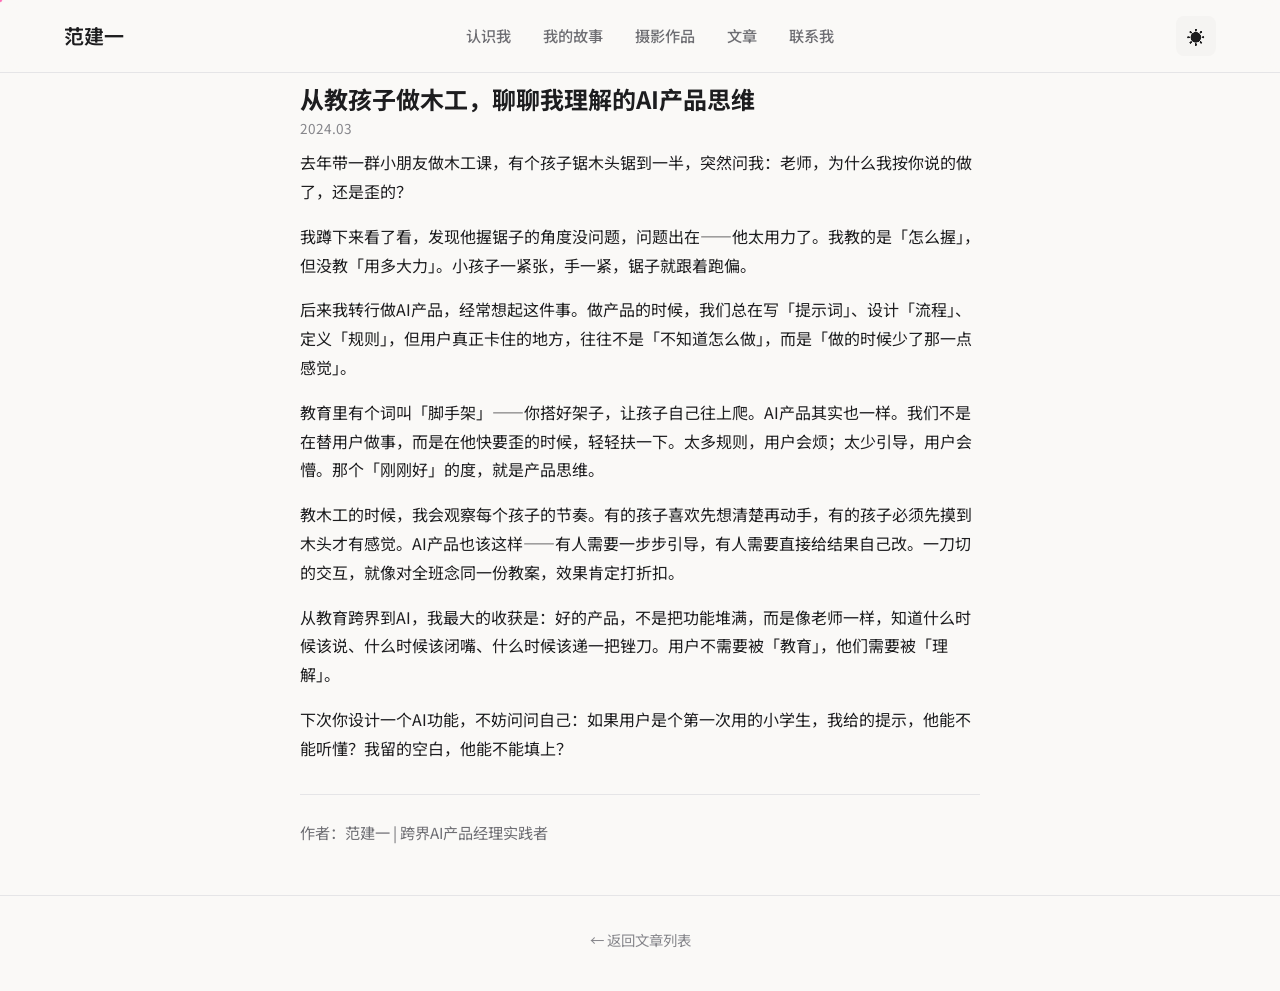
<file: articles/ai-product-thinking.html>
<!DOCTYPE html>
<html lang="zh-CN">
<head>
  <meta charset="UTF-8">
  <meta name="viewport" content="width=device-width, initial-scale=1.0">
  <title>从教孩子做木工，聊聊我理解的AI产品思维 | 范建一</title>
  <link rel="preconnect" href="https://fonts.googleapis.com">
  <link rel="preconnect" href="https://fonts.gstatic.com" crossorigin>
  <link href="https://fonts.googleapis.com/css2?family=Noto+Sans+SC:wght@300;400;500;600&display=swap" rel="stylesheet">
  <link rel="stylesheet" href="../css/style.css">
  <link rel="stylesheet" href="../css/article.css">
  <link rel="stylesheet" href="../css/cursor.css">
</head>
<body>
  <header class="header">
    <nav class="nav">
      <a href="../index.html" class="nav-logo">范建一</a>
      <ul class="nav-links">
        <li><a href="../index.html#home">认识我</a></li>
        <li><a href="../index.html#story">我的故事</a></li>
        <li><a href="../index.html#photography">摄影作品</a></li>
        <li><a href="../index.html#articles">文章</a></li>
        <li><a href="../index.html#contact">联系我</a></li>
      </ul>
      <div class="nav-right">
        <button class="theme-toggle" id="theme-toggle" aria-label="切换夜间模式">
          <span class="theme-icon sun">☀</span>
          <span class="theme-icon moon">☽</span>
        </button>
      </div>
      <button class="nav-toggle" aria-label="打开菜单">
        <span></span><span></span><span></span>
      </button>
    </nav>
  </header>

  <main class="article-main">
    <article class="article-post">
      <h1>从教孩子做木工，聊聊我理解的AI产品思维</h1>
      <p class="article-meta">2024.03</p>
      <div class="article-body">
        <p>去年带一群小朋友做木工课，有个孩子锯木头锯到一半，突然问我：老师，为什么我按你说的做了，还是歪的？</p>
        <p>我蹲下来看了看，发现他握锯子的角度没问题，问题出在——他太用力了。我教的是「怎么握」，但没教「用多大力」。小孩子一紧张，手一紧，锯子就跟着跑偏。</p>
        <p>后来我转行做AI产品，经常想起这件事。做产品的时候，我们总在写「提示词」、设计「流程」、定义「规则」，但用户真正卡住的地方，往往不是「不知道怎么做」，而是「做的时候少了那一点感觉」。</p>
        <p>教育里有个词叫「脚手架」——你搭好架子，让孩子自己往上爬。AI产品其实也一样。我们不是在替用户做事，而是在他快要歪的时候，轻轻扶一下。太多规则，用户会烦；太少引导，用户会懵。那个「刚刚好」的度，就是产品思维。</p>
        <p>教木工的时候，我会观察每个孩子的节奏。有的孩子喜欢先想清楚再动手，有的孩子必须先摸到木头才有感觉。AI产品也该这样——有人需要一步步引导，有人需要直接给结果自己改。一刀切的交互，就像对全班念同一份教案，效果肯定打折扣。</p>
        <p>从教育跨界到AI，我最大的收获是：好的产品，不是把功能堆满，而是像老师一样，知道什么时候该说、什么时候该闭嘴、什么时候该递一把锉刀。用户不需要被「教育」，他们需要被「理解」。</p>
        <p>下次你设计一个AI功能，不妨问问自己：如果用户是个第一次用的小学生，我给的提示，他能不能听懂？我留的空白，他能不能填上？</p>
        <p class="article-author">作者：范建一 | 跨界AI产品经理实践者</p>
      </div>
    </article>
  </main>

  <footer class="footer">
    <div class="container">
      <p class="footer-text"><a href="../index.html#articles">← 返回文章列表</a></p>
    </div>
  </footer>
  <script src="../js/cursor.js"></script>
  <script src="../js/main.js"></script>
</body>
</html>
</file>
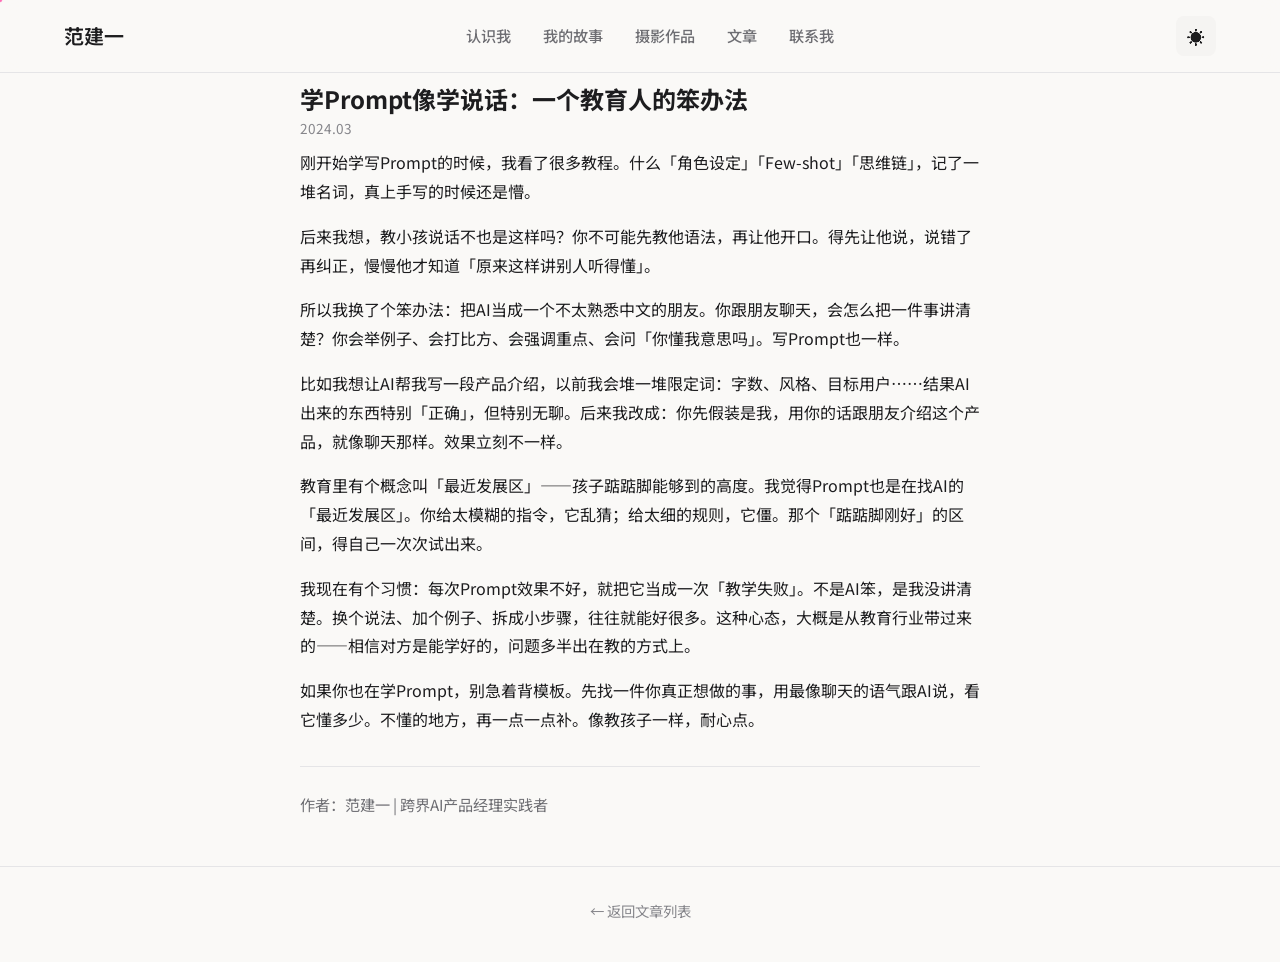
<file: articles/prompt-learning.html>
<!DOCTYPE html>
<html lang="zh-CN">
<head>
  <meta charset="UTF-8">
  <meta name="viewport" content="width=device-width, initial-scale=1.0">
  <title>学Prompt像学说话：一个教育人的笨办法 | 范建一</title>
  <link rel="preconnect" href="https://fonts.googleapis.com">
  <link rel="preconnect" href="https://fonts.gstatic.com" crossorigin>
  <link href="https://fonts.googleapis.com/css2?family=Noto+Sans+SC:wght@300;400;500;600&display=swap" rel="stylesheet">
  <link rel="stylesheet" href="../css/style.css">
  <link rel="stylesheet" href="../css/article.css">
  <link rel="stylesheet" href="../css/cursor.css">
</head>
<body>
  <header class="header">
    <nav class="nav">
      <a href="../index.html" class="nav-logo">范建一</a>
      <ul class="nav-links">
        <li><a href="../index.html#home">认识我</a></li>
        <li><a href="../index.html#story">我的故事</a></li>
        <li><a href="../index.html#photography">摄影作品</a></li>
        <li><a href="../index.html#articles">文章</a></li>
        <li><a href="../index.html#contact">联系我</a></li>
      </ul>
      <div class="nav-right">
        <button class="theme-toggle" id="theme-toggle" aria-label="切换夜间模式">
          <span class="theme-icon sun">☀</span>
          <span class="theme-icon moon">☽</span>
        </button>
      </div>
      <button class="nav-toggle" aria-label="打开菜单">
        <span></span><span></span><span></span>
      </button>
    </nav>
  </header>

  <main class="article-main">
    <article class="article-post">
      <h1>学Prompt像学说话：一个教育人的笨办法</h1>
      <p class="article-meta">2024.03</p>
      <div class="article-body">
        <p>刚开始学写Prompt的时候，我看了很多教程。什么「角色设定」「Few-shot」「思维链」，记了一堆名词，真上手写的时候还是懵。</p>
        <p>后来我想，教小孩说话不也是这样吗？你不可能先教他语法，再让他开口。得先让他说，说错了再纠正，慢慢他才知道「原来这样讲别人听得懂」。</p>
        <p>所以我换了个笨办法：把AI当成一个不太熟悉中文的朋友。你跟朋友聊天，会怎么把一件事讲清楚？你会举例子、会打比方、会强调重点、会问「你懂我意思吗」。写Prompt也一样。</p>
        <p>比如我想让AI帮我写一段产品介绍，以前我会堆一堆限定词：字数、风格、目标用户……结果AI出来的东西特别「正确」，但特别无聊。后来我改成：你先假装是我，用你的话跟朋友介绍这个产品，就像聊天那样。效果立刻不一样。</p>
        <p>教育里有个概念叫「最近发展区」——孩子踮踮脚能够到的高度。我觉得Prompt也是在找AI的「最近发展区」。你给太模糊的指令，它乱猜；给太细的规则，它僵。那个「踮踮脚刚好」的区间，得自己一次次试出来。</p>
        <p>我现在有个习惯：每次Prompt效果不好，就把它当成一次「教学失败」。不是AI笨，是我没讲清楚。换个说法、加个例子、拆成小步骤，往往就能好很多。这种心态，大概是从教育行业带过来的——相信对方是能学好的，问题多半出在教的方式上。</p>
        <p>如果你也在学Prompt，别急着背模板。先找一件你真正想做的事，用最像聊天的语气跟AI说，看它懂多少。不懂的地方，再一点一点补。像教孩子一样，耐心点。</p>
        <p class="article-author">作者：范建一 | 跨界AI产品经理实践者</p>
      </div>
    </article>
  </main>

  <footer class="footer">
    <div class="container">
      <p class="footer-text"><a href="../index.html#articles">← 返回文章列表</a></p>
    </div>
  </footer>
  <script src="../js/cursor.js"></script>
  <script src="../js/main.js"></script>
</body>
</html>
</file>
<file: css/style.css>
/* ===== 设计变量（浅色模式）===== */
:root {
  --bg-primary: #faf9f7;
  --bg-secondary: #f5f4f2;
  --text-primary: #1d1d1f;
  --text-secondary: #6e6e73;
  --text-muted: #86868b;
  --accent: #0071e3;
  --accent-hover: #0077ed;
  --border: #e5e5e7;
  --card-bg: #ffffff;
  --shadow-sm: 0 1px 3px rgba(0, 0, 0, 0.08);
  --shadow-md: 0 4px 12px rgba(0, 0, 0, 0.1);
  --shadow-lg: 0 8px 24px rgba(0, 0, 0, 0.12);
  --radius: 12px;
  --radius-sm: 8px;
  --font-sans: 'Noto Sans SC', -apple-system, BlinkMacSystemFont, sans-serif;
}

/* ===== 夜间模式变量 ===== */
[data-theme="dark"] {
  --bg-primary: #1a1a1c;
  --bg-secondary: #252528;
  --text-primary: #f5f5f7;
  --text-secondary: #a1a1a6;
  --text-muted: #86868b;
  --accent: #0a84ff;
  --accent-hover: #409cff;
  --border: #424245;
  --card-bg: #2d2d2f;
  --shadow-sm: 0 1px 3px rgba(0, 0, 0, 0.3);
  --shadow-md: 0 4px 12px rgba(0, 0, 0, 0.4);
  --shadow-lg: 0 8px 24px rgba(0, 0, 0, 0.5);
}

/* ===== Reset ===== */
*, *::before, *::after {
  box-sizing: border-box;
  margin: 0;
  padding: 0;
}

html {
  scroll-behavior: smooth;
}

body {
  font-family: var(--font-sans);
  font-size: 16px;
  line-height: 1.6;
  color: var(--text-primary);
  background: var(--bg-primary);
  -webkit-font-smoothing: antialiased;
  -webkit-tap-highlight-color: transparent;
  transition: background 0.3s, color 0.3s;
}

a {
  color: inherit;
  text-decoration: none;
}

ul, ol {
  list-style: none;
}

img {
  max-width: 100%;
  height: auto;
  display: block;
}

button {
  font-family: inherit;
  cursor: pointer;
  border: none;
  background: none;
}

/* ===== Header / Nav ===== */
.header {
  position: fixed;
  top: 0;
  left: 0;
  right: 0;
  z-index: 100;
  background: rgba(250, 249, 247, 0.9);
  backdrop-filter: blur(12px);
  border-bottom: 1px solid var(--border);
  transition: background 0.3s, border-color 0.3s;
}

[data-theme="dark"] .header {
  background: rgba(26, 26, 28, 0.9);
}

.nav {
  display: flex;
  align-items: center;
  justify-content: space-between;
  max-width: 1200px;
  margin: 0 auto;
  padding: 1rem 1.5rem;
}

.nav-logo {
  font-weight: 600;
  font-size: 1.25rem;
}

.nav-links {
  display: flex;
  gap: 2rem;
}

.nav-links a {
  color: var(--text-secondary);
  font-weight: 500;
  font-size: 0.95rem;
  transition: color 0.2s;
}

.nav-links a:hover,
.nav-links a.active {
  color: var(--accent);
}

.nav-right {
  display: flex;
  align-items: center;
  gap: 1rem;
}


.theme-toggle {
  position: relative;
  width: 40px;
  height: 40px;
  border-radius: var(--radius-sm);
  background: var(--bg-secondary);
  color: var(--text-primary);
  font-size: 1.1rem;
  transition: background 0.2s;
}

.theme-toggle:hover {
  background: var(--border);
}

.theme-icon {
  position: absolute;
  inset: 0;
  display: flex;
  align-items: center;
  justify-content: center;
  transition: opacity 0.3s;
}

.theme-icon.moon {
  opacity: 0;
}

[data-theme="dark"] .theme-icon.sun {
  opacity: 0;
}

[data-theme="dark"] .theme-icon.moon {
  opacity: 1;
}

.nav-toggle {
  display: none;
  flex-direction: column;
  gap: 5px;
  padding: 0.5rem;
}

.nav-toggle span {
  display: block;
  width: 24px;
  height: 2px;
  background: var(--text-primary);
  border-radius: 1px;
}

/* ===== Main ===== */
.main {
  padding-top: 70px;
  min-height: 100vh;
}

.container {
  max-width: 800px;
  margin: 0 auto;
  padding: 0 1.5rem;
}

/* ===== Hero ===== */
.hero {
  min-height: 70vh;
  display: flex;
  flex-direction: column;
  justify-content: center;
  padding: 4rem 1.5rem;
}

.hero-badge {
  display: inline-block;
  font-size: 0.85rem;
  font-weight: 500;
  color: var(--accent);
  margin-bottom: 1rem;
  letter-spacing: 0.05em;
}

.hero-title {
  font-size: clamp(2rem, 5vw, 3rem);
  font-weight: 700;
  line-height: 1.3;
  margin-bottom: 1rem;
}

.hero-desc {
  font-size: 1.15rem;
  color: var(--text-secondary);
  max-width: 520px;
  margin-bottom: 2rem;
  line-height: 1.7;
}

.hero-actions {
  display: flex;
  gap: 1rem;
  margin-bottom: 2rem;
}

.btn {
  display: inline-flex;
  align-items: center;
  justify-content: center;
  padding: 0.75rem 1.5rem;
  min-height: 44px;
  font-size: 0.95rem;
  font-weight: 500;
  border-radius: var(--radius-sm);
  transition: background 0.2s, color 0.2s, border-color 0.2s;
}

.btn-primary {
  background: var(--accent);
  color: #fff;
}

.btn-primary:hover {
  background: var(--accent-hover);
}

.btn-outline {
  border: 2px solid var(--border);
  color: var(--text-primary);
}

.btn-outline:hover {
  border-color: var(--accent);
  color: var(--accent);
}

.hero-greeting {
  font-size: 0.9rem;
  color: var(--text-muted);
}

/* ===== Sections ===== */
.section {
  padding: 4rem 0;
}

.section-alt {
  background: var(--bg-secondary);
}

.section-title {
  font-size: 1.75rem;
  font-weight: 600;
  margin-bottom: 0.5rem;
}

.section-desc {
  color: var(--text-secondary);
  margin-bottom: 2rem;
}

/* 滚动淡入动画 */
.section-fade {
  opacity: 0;
  transform: translateY(24px);
  transition: opacity 0.6s ease-out, transform 0.6s ease-out;
}

.section-fade.visible {
  opacity: 1;
  transform: translateY(0);
}

/* ===== 个人小档案 ===== */
.profile-grid {
  display: grid;
  grid-template-columns: repeat(auto-fill, minmax(200px, 1fr));
  gap: 1.5rem;
}

.profile-item {
  padding: 1.25rem;
  background: var(--card-bg);
  border-radius: var(--radius);
  box-shadow: var(--shadow-sm);
  transition: box-shadow 0.2s;
}

.profile-item:hover {
  box-shadow: var(--shadow-md);
}

.profile-label {
  display: block;
  font-size: 0.8rem;
  color: var(--text-muted);
  margin-bottom: 0.35rem;
}

.profile-value {
  font-weight: 500;
}

/* ===== 时间线 ===== */
.timeline {
  display: flex;
  flex-direction: column;
  gap: 2rem;
}

.timeline-item {
  padding-left: 1.5rem;
  border-left: 3px solid var(--accent);
}

.timeline-year {
  display: block;
  font-size: 0.85rem;
  font-weight: 600;
  color: var(--accent);
  margin-bottom: 0.35rem;
}

.timeline-title {
  font-size: 1.1rem;
  font-weight: 600;
  margin-bottom: 0.5rem;
}

.timeline-desc {
  color: var(--text-secondary);
  line-height: 1.7;
}

/* ===== 核心能力卡片 ===== */
.skills-grid {
  display: grid;
  grid-template-columns: repeat(auto-fill, minmax(220px, 1fr));
  gap: 1rem;
}

.skill-card {
  padding: 1.5rem;
  background: var(--card-bg);
  border-radius: var(--radius);
  box-shadow: var(--shadow-sm);
  transition: transform 0.2s, box-shadow 0.2s;
}

.skill-card:hover {
  transform: translateY(-2px);
  box-shadow: var(--shadow-md);
}

.skill-tag {
  display: inline-block;
  font-size: 0.8rem;
  font-weight: 500;
  color: var(--accent);
  margin-bottom: 0.75rem;
}

.skill-card p {
  font-size: 0.95rem;
  color: var(--text-secondary);
  line-height: 1.6;
}

/* ===== 可合作 ===== */
.collab-grid {
  display: grid;
  grid-template-columns: repeat(auto-fill, minmax(240px, 1fr));
  gap: 1rem;
}

.collab-card {
  padding: 1.5rem;
  background: var(--card-bg);
  border-radius: var(--radius);
  box-shadow: var(--shadow-sm);
  transition: transform 0.2s, box-shadow 0.2s;
}

.collab-card:hover {
  transform: translateY(-2px);
  box-shadow: var(--shadow-md);
}

.collab-card h4 {
  font-size: 1rem;
  font-weight: 600;
  margin-bottom: 0.5rem;
}

.collab-card p {
  font-size: 0.95rem;
  color: var(--text-secondary);
  line-height: 1.6;
}

/* ===== 破冰问题 ===== */
.icebreaker-list {
  display: flex;
  flex-direction: column;
  gap: 1rem;
}

.icebreaker-item {
  display: flex;
  align-items: flex-start;
  justify-content: space-between;
  gap: 1rem;
  padding: 1.25rem;
  background: var(--card-bg);
  border-radius: var(--radius);
  box-shadow: var(--shadow-sm);
  flex-wrap: wrap;
}

.icebreaker-q {
  flex: 1;
  min-width: 200px;
  color: var(--text-primary);
  line-height: 1.6;
}

.btn-copy {
  padding: 0.5rem 1rem;
  font-size: 0.85rem;
  color: var(--accent);
  background: transparent;
  border: 1px solid var(--accent);
  border-radius: var(--radius-sm);
  transition: background 0.2s, color 0.2s;
  white-space: nowrap;
}

.btn-copy:hover {
  background: var(--accent);
  color: #fff;
}

.btn-copy.copied {
  background: #34c759;
  border-color: #34c759;
  color: #fff;
}

/* ===== 社媒入口 ===== */
.social-grid {
  display: grid;
  grid-template-columns: repeat(auto-fill, minmax(220px, 1fr));
  gap: 1rem;
}

.social-card {
  display: block;
  padding: 1.5rem;
  background: var(--card-bg);
  border-radius: var(--radius);
  box-shadow: var(--shadow-sm);
  transition: transform 0.2s, box-shadow 0.2s;
  text-align: center;
}

.social-card:hover {
  transform: translateY(-2px);
  box-shadow: var(--shadow-md);
}

.social-card-main {
  grid-column: span 1;
}

.social-icon {
  font-size: 2rem;
  margin-bottom: 0.75rem;
}

.social-card h3 {
  font-size: 1.1rem;
  font-weight: 600;
  margin-bottom: 0.35rem;
}

.social-card p {
  font-size: 0.9rem;
  color: var(--text-secondary);
  margin-bottom: 0.75rem;
}

.social-link-text {
  font-size: 0.85rem;
  color: var(--accent);
  font-weight: 500;
}

.social-card .btn-copy {
  margin-top: 0.5rem;
}

/* ===== Gallery ===== */
.gallery {
  display: grid;
  grid-template-columns: repeat(auto-fill, minmax(200px, 1fr));
  gap: 1rem;
}

.gallery-item {
  aspect-ratio: 1;
  border-radius: var(--radius);
  overflow: hidden;
  cursor: pointer;
  box-shadow: var(--shadow-sm);
  transition: transform 0.2s, box-shadow 0.2s;
}

.gallery-item:hover {
  transform: scale(1.02);
  box-shadow: var(--shadow-md);
}

.gallery-item img {
  width: 100%;
  height: 100%;
  object-fit: cover;
}

.gallery-caption {
  display: none;
}

.gallery-empty {
  color: var(--text-muted);
  padding: 2rem;
  text-align: center;
}

/* ===== Article List ===== */
.article-list {
  display: flex;
  flex-direction: column;
  gap: 1rem;
}

.article-item a {
  display: block;
  padding: 1.5rem;
  background: var(--card-bg);
  border-radius: var(--radius);
  box-shadow: var(--shadow-sm);
  transition: box-shadow 0.2s;
}

.article-item a:hover {
  box-shadow: var(--shadow-md);
}

.article-title {
  font-size: 1.1rem;
  font-weight: 600;
  margin-bottom: 0.5rem;
}

.article-meta {
  display: block;
  font-size: 0.85rem;
  color: var(--text-muted);
  margin-bottom: 0.5rem;
}

.article-summary {
  font-size: 0.95rem;
  color: var(--text-secondary);
  line-height: 1.6;
}

/* ===== Resume ===== */
.resume-block {
  margin-bottom: 2rem;
}

.resume-block-title {
  font-size: 1.1rem;
  font-weight: 600;
  margin-bottom: 0.75rem;
}

.resume-text {
  color: var(--text-secondary);
  line-height: 1.7;
}

.skill-tags {
  display: flex;
  flex-wrap: wrap;
  gap: 0.5rem;
}

.skill-tag-item {
  padding: 0.35rem 0.75rem;
  background: var(--bg-secondary);
  border-radius: var(--radius-sm);
  font-size: 0.9rem;
}

/* ===== Contact ===== */
.contact-actions {
  display: flex;
  gap: 1rem;
  flex-wrap: wrap;
}

/* ===== Character Parallax ===== */
.character-parallax {
  position: fixed;
  bottom: 2rem;
  right: 2rem;
  width: 120px;
  height: 120px;
  pointer-events: none;
  z-index: 50;
  perspective: 1000px;
}

.character-img {
  width: 100%;
  height: 100%;
  object-fit: contain;
  transform-style: preserve-3d;
}

/* ===== Footer ===== */
.footer {
  padding: 2rem 1.5rem;
  text-align: center;
  color: var(--text-muted);
  font-size: 0.9rem;
  border-top: 1px solid var(--border);
}

.footer-stats {
  font-size: 0.85rem;
  color: var(--text-muted);
  margin-bottom: 0.5rem;
}

.footer-text {
  margin: 0 0 0.5rem 0;
}

.footer-thanks {
  margin: 0;
  font-size: 0.85rem;
}

/* ===== Photo Overlay ===== */
.photo-overlay {
  position: fixed;
  inset: 0;
  background: rgba(0, 0, 0, 0.9);
  display: flex;
  align-items: center;
  justify-content: center;
  z-index: 200;
  cursor: pointer;
  opacity: 0;
  visibility: hidden;
  transition: opacity 0.3s, visibility 0.3s;
}

.photo-overlay[aria-hidden="false"] {
  opacity: 1;
  visibility: visible;
}

.photo-overlay img {
  max-width: 90vw;
  max-height: 90vh;
  object-fit: contain;
}

/* ===== Responsive: 768px ===== */
@media (max-width: 768px) {
  .nav-links {
    position: fixed;
    top: 60px;
    left: 0;
    right: 0;
    background: var(--bg-primary);
    flex-direction: column;
    padding: 1rem;
    gap: 0;
    border-bottom: 1px solid var(--border);
    transform: translateY(-100%);
    opacity: 0;
    visibility: hidden;
    transition: transform 0.3s, opacity 0.3s, visibility 0.3s;
  }

  [data-theme="dark"] .nav-links {
    background: var(--bg-primary);
  }

  .nav-links.open {
    transform: translateY(0);
    opacity: 1;
    visibility: visible;
  }

  .nav-links li {
    padding: 0.75rem 0;
    border-bottom: 1px solid var(--border);
  }

  .nav-links li:last-child {
    border-bottom: none;
  }

  .nav-toggle {
    display: flex;
  }

  .hero {
    min-height: 60vh;
    padding: 3rem 1rem;
  }

  .hero-actions {
    flex-direction: column;
  }

  .btn {
    width: 100%;
    justify-content: center;
  }

  .profile-grid {
    grid-template-columns: 1fr;
  }

  .skills-grid,
  .collab-grid {
    grid-template-columns: 1fr;
  }

  .social-grid {
    grid-template-columns: 1fr;
  }

  .gallery {
    grid-template-columns: repeat(2, 1fr);
    gap: 0.5rem;
  }

  .icebreaker-item {
    flex-direction: column;
  }

  .character-parallax {
    width: 80px;
    height: 80px;
    bottom: 1rem;
    right: 1rem;
  }
}

/* 安全区域：适配刘海屏手机 */
@supports (padding: max(0px)) {
  .main {
    padding-left: max(0px, env(safe-area-inset-left));
    padding-right: max(0px, env(safe-area-inset-right));
  }
  .footer {
    padding-bottom: max(2rem, env(safe-area-inset-bottom));
  }
}

/* ===== Responsive: 480px ===== */
@media (max-width: 480px) {
  .nav {
    padding: 0.75rem 1rem;
  }

  .section-title {
    font-size: 1.5rem;
  }

  .contact-actions {
    flex-direction: column;
  }

  .contact-actions .btn {
    width: 100%;
  }

  .character-parallax {
    width: 60px;
    height: 60px;
    bottom: 0.75rem;
    right: 0.75rem;
  }
}
</file>
<file: css/article.css>
/* ===== Article Page Styles ===== */

.article-main {
  padding: 5rem 1.5rem 2rem;
  max-width: 900px;
  margin: 0 auto;
}

.article-post {
  max-width: 680px;
  margin: 0 auto;
}

.article-body {
  line-height: 1.8;
}

.article-body p {
  margin-bottom: 1rem;
}

.article-body h2,
.article-body h3 {
  margin-top: 2rem;
  margin-bottom: 0.75rem;
}

.article-body ul,
.article-body ol {
  margin-bottom: 1rem;
  padding-left: 1.5rem;
}

.article-body li {
  margin-bottom: 0.5rem;
}

.article-author {
  margin-top: 2rem;
  padding-top: 1.5rem;
  border-top: 1px solid var(--border, #d2d2d7);
  color: var(--text-secondary, #6e6e73);
  font-size: 0.95rem;
}
</file>
<file: css/cursor.css>
/**
 * 自定义跟随光标样式
 * 光标颜色调整参数：下方 --cursor-color、--cursor-color-dark
 */
:root {
  --cursor-color: rgba(255, 182, 193, 0.8);
  --cursor-color-dark: #FFE4E1;
  --cursor-color-light: #FF69B4;
}

.custom-cursor-active {
  cursor: none !important;
}

.custom-cursor-active * {
  cursor: none !important;
}

.cursor-container {
  position: fixed;
  top: 0;
  left: 0;
  width: 100%;
  height: 100%;
  pointer-events: none;
  z-index: 9999;
}

.cursor-dot {
  position: fixed;
  width: 8px;
  height: 8px;
  margin-left: -4px;
  margin-top: -4px;
  border-radius: 50%;
  background: var(--cursor-color);
  box-shadow: 0 0 6px rgba(255, 182, 193, 0.6);
  filter: blur(0.5px);
  transform: translate(-50%, -50%);
}

.cursor-trail-dot {
  position: fixed;
  border-radius: 50%;
  transform: translate(-50%, -50%);
  pointer-events: none;
}

.cursor-particle {
  position: fixed;
  border-radius: 50%;
  pointer-events: none;
}

.cursor-ripple {
  position: fixed;
  border-radius: 50%;
  border: 2px solid rgba(255, 182, 193, 0.6);
  transform: translate(-50%, -50%) scale(0);
  pointer-events: none;
  animation: cursor-ripple-anim 0.5s ease-out forwards;
}

@keyframes cursor-ripple-anim {
  to {
    transform: translate(-50%, -50%) scale(1);
    opacity: 0;
  }
}
</file>
